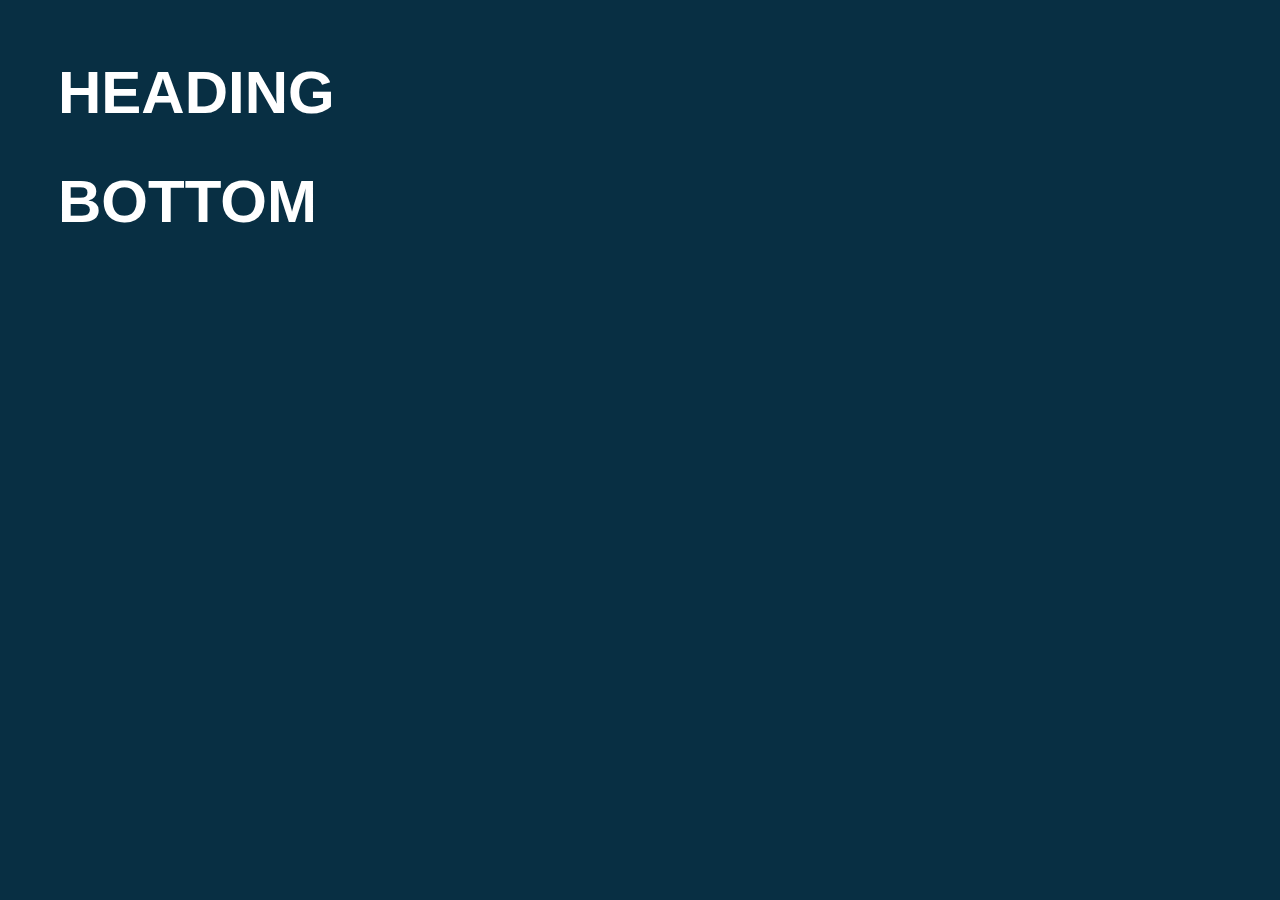
<file: index.html>
<html>

<style>
    body {
        font-family: Impact, sans-serif;
        background: #082f43;
        color: white;
        padding: 50px;
    }
    
    h1 {
        font-size: 60px;
    }
    
    h2 {
        color: #ffc621;
    }
    
    .data {
        background: #0093a0;
        border-radius: 5px;
        float: left;
        margin: 10px;
        width: 20%;
        padding: 10px;
        height: 180px;
        position: relative;
        overflow: auto;
    }
    
    .dtag {
        position: absolute;
        top: 0;
        right: 0;
        margin: 15px;
        padding: 5px 10px;
        border-radius: 10px;
        background-color: #f76b61;
        color: white;
    }
</style>

<body>

    <h1>HEADING</h1>

    <div class="results">
        <!-- data will be inserted here-->
    </div>

    <h1>BOTTOM</h1>

    <script src='https://code.jquery.com/jquery-3.4.1.min.js'></script>

    <script>
        var sheetid = '1HXHsgNzZ-XGqSUzliRYE5rLLdLVWoW6y4Q5Q7SfVVGU',
            sheetno = 1,
            dataurl = 'https://spreadsheets.google.com/feeds/list/' + sheetid + '/' + sheetno + '/public/values?alt=json-in-script&callback=?';

        $.getJSON(dataurl,
            function(json) {
                var e = json.feed.entry,
                    n = e.length;

                $(e).each(function() {
                    $('.results').append('<div class="data"><h2>' + this.gsx$score.$t + '</h2><h2>' + this.gsx$name.$t + '</h2></div>');
                });


            }
        );
    </script>

</body>

</html>
</file>
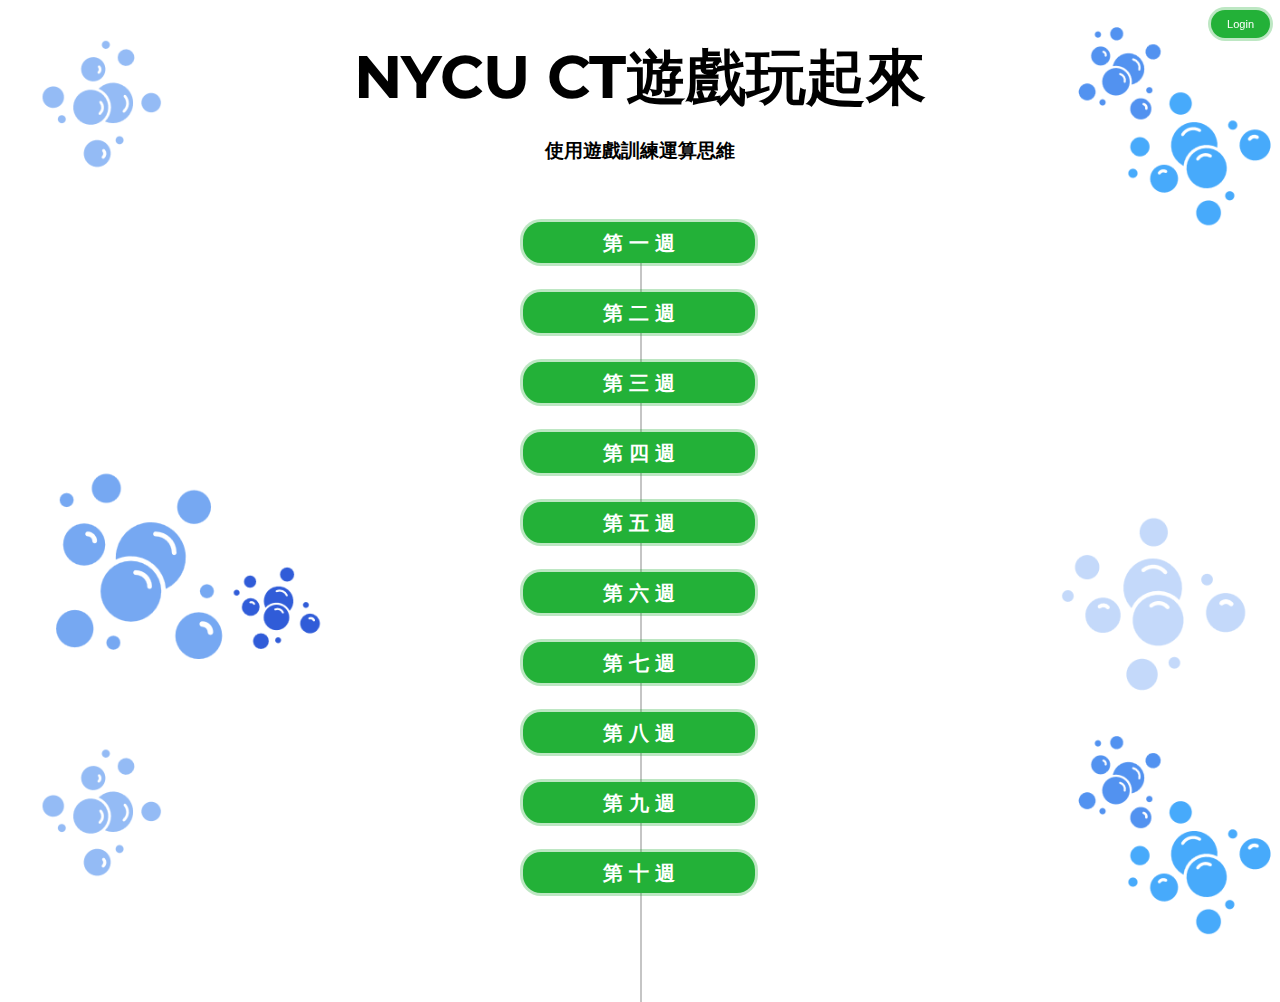
<file: LongCT.html>
<html lang="en">
<head>
	<meta charset="UTF-8" />
	<title>NYCU CT GAME</title>
	
	<script src="https://ajax.googleapis.com/ajax/libs/jquery/3.5.1/jquery.min.js"></script>
	<script src="https://ajax.googleapis.com/ajax/libs/jquery/1.11.3/jquery.min.js"></script>
	
	<script src='https://code.jquery.com/jquery-3.4.1.min.js'></script>
	<!-- Fonts -->
	<link href='https://fonts.googleapis.com/css?family=Roboto:400,300,400italic,700,900' rel='stylesheet' type='text/css'>
	<link href="https://cdnjs.cloudflare.com/ajax/libs/font-awesome/4.2.0/css/font-awesome.min.css" rel="stylesheet" type="text/css">
	<link rel="stylesheet" type="text/css" href="longCT.css" />
	<!-- <script src="timeline.js"></script>-->
	<script src="login.js"></script>
	<script src="longCT.js"></script>
	<!-- // Fonts -->
</head>
<body>
	<br><br><h1 style="text-align:center">NYCU CT遊戲玩起來</h1>
	<h3 style = "text-align:center;">使用遊戲訓練運算思維</h3>
	<!-- <div id = "Imworking" class = "Imworking"><img src = "working.jpg" width="600px"></img></div> -->
	
	<div id = "login"><button class = "loginbutton" >Login</button></div>
	<div id = "logout" style = "display: none;"><button class = "logoutbutton" >Logout</button></div>
	<div id = "loginbox" style = "display: none;" class = "loginbox">
		<button class = "X" id = "X">X</button>
		<p>帳號：</p>
		<input type="text" id="account"><br><br>
		<p>密碼：</p>
		<input type="text" id="password"><br>
		<p style = 'color: white;' id = 'worning'>帳號密碼錯誤</p>
		<button class = "loginboxbutton" id = "loginboxbutton">登入</button>
	</div>
	
	<div id = "forteacher" style = "display: none;"><button class = "forteacher" >三</button></div>
	<div id = "teacheruse" style = "display: none;" class = "teacheruse">
	
		<a href = "https://drive.google.com/file/d/1ZAaguHe8zHeEPqV96KlrDdqNLr5P8wgZ/view?usp=sharing"  target="_blank">流程</a><br>
		<a download="同意書.pdf" href = "agree.pdf">同意書</a><br>
		<a href = "https://drive.google.com/file/d/1c1gUBGaVu9nssYegj44V9lmc3gr2FJ2L/view?usp=sharing"  target="_blank">教材</a><br>
		<a href = "https://drive.google.com/file/d/1s26QS81coNbo-5-Pf0ZSjBoJcp4gnitn/view?usp=sharing"  target="_blank">Gratic說明</a><br>
		
		<a href = "https://drive.google.com/drive/folders/1eto0GW0qcE_Lc4NtCFJ28nCohiQc2DNA?usp=sharing"  target="_blank">拉密</a><br>
		
		<a href = "https://drive.google.com/file/d/1N2q3wgdAnXWFepJHT1DyyfaE1mtHuhtc/view?usp=sharing"  target="_blank">Robozzle說明</a><br>
		<a href = "https://drive.google.com/file/d/1vF6JDDwQn-KsRSEO8_X_8rA8KGrnBMH0/view?usp=sharing"  target="_blank">Robozzle競賽</a><br>
		<a href = "https://drive.google.com/file/d/10tgxz4bD36zV3Rn5qb06n-LWJ6ofMqRm/view?usp=sharing"  target="_blank">煉金術說明</a><br>
		
		<a download="煉金術學習單.pdf" href = "LAW.pdf">煉金術學習單</a><br>
		<a download="煉金術答案.pdf" href = "LAA.pdf">煉金術答案</a><br>
		
		<a href = "test.html" target="_blank">學生測驗結果</a><br>
		
	</div>
	<div class="timeline">
		<ul>
			<li id = "week1">
				<div class="content">
					<p></p>
				</div>
				<div class="centertime">
					<h4>第 一 週</h4>
				</div>
			</li>
			
			<li style = "display: none" id = "week1-1">
				<div class="content">
					<h3>課程介紹</h3>
					<p> 介紹本學期教學目標與教學方法 </p>
				</div>
				<div class="time">
					<h4>STEP 1</h4>
				</div>
			</li>
      
			<li style = "display: none" id = "week1-2">
				<div class="content">
					<h3>運算思維介紹</h3>
					<p>1. 運算思維簡介</p>
					<p>2. 運算思維能力</p>
					<p>3. 運算思維應用</p>
				<div class="time">
					<h4>STEP 2</h4>
				</div>
			</li>
      
			<li style = "display: none" id = "week1-3">
				<div class="content">
					<h3>運算思維與遊戲的關聯</h3>
					<p> 介紹本學期會使用之遊戲與活動 </p>
				</div>
				<div class="time">
					<h4>STEP 3</h4>
				</div>
			</li>
			
			<li id = "week2">
				<div class="content">
					<p></p>
				</div>
				<div class="centertime">
					<h4>第 二 週</h4>
				</div>
			</li>
      
			<li style = "display: none" id = "week2-1">
				<div class="content">
					<h3>前測</h3>
					<p style = "text-align : left; ">◆ 注意事項：</p>
					<a href = "https://docs.google.com/forms/d/e/1FAIpQLSdPbtHNiuA8_FEbnC8FT-7ELkfSVUrAjOnxc6do_N4_WOmZ4Q/viewform" target="_blank"><img src = "test2.PNG" width="150px"style = 'float: right; margin-left: 10px;' ></img></a>
					<p style = "text-align : left; ">1. 時間共45分鐘。</p>
					<p style = "text-align : left; ">2. 作答中請不要說話，自己作答。</p>
					<p style = "text-align : left; ">3. 請認真作答。</p>
				</div>
				<div class="time">
					<h4>STEP 1</h4>
				</div>
			</li>
			
			<li style = "display: none" id = "week2-2">
				<div class="content">
					<h3>前測題目解說</h3>
					<p> 解說前測題目與相似的生活實例 </p>
				</div>
				<div class="time">
					<h4>STEP 2</h4>
				</div>
			</li>
			
			<li style = "display: none" id = "week2-3">
				<div class="content">
					<h3>專題討論 1</h3>
					<p> 分組製作一個 "" 計畫，必須使用到運算思維的能力，期末進行分組報告</p>
				</div>
				<div class="time">
					<h4>STEP 2</h4>
				</div>
			</li>
			
			<li id = "week3">
				<div class="content">
					<p></p>
				</div>
				<div class="centertime">
					<h4>第 三 週</h4>
				</div>
			</li>

			<li style = "display: none" id = "week3-1">
				<div class="content">
					<h3>遊戲訓練 1 - Little Alchemy2</h3>
					<p> 使用Little Alchemy2進行拆解教學，了解分解的概念並實作 </p>
					<p> 第一堂課自由組合物品，並填寫學習單1 </p><a href = "">學習單填寫方式介紹</a>
					<p> 第二堂課分組填寫學習單2，分組競賽抽題目解分解樹 </p>
				</div>
				<div class="time">
					<h4>STEP 1</h4>
				</div>
			</li>
			
			<li id = "week4">
				<div class="content">
					<p></p>
				</div>
				<div class="centertime">
					<h4>第 四 週</h4>
				</div>
			</li>
			
			<li style = "display: none" id = "week4-1">
				<div class="content">
					<h3>遊戲訓練 2 - Rummikub</h3>
					<p> 介紹拉密玩法，介紹找出規律的概念</p>
					<p> 填寫簡單的拉密解題學習單，孰悉拉密的規則與玩法 </p><a href = "">拉密題目線上版</a>
					<p> 遊玩拉密單人模式 </p>
					<p> 分組遊玩拉密語從學進行對戰，可以互相討論 </p>
				</div>
				<div class="time">
					<h4>STEP 1</h4>
				</div>
			</li>
			

			
			<li id = "week5">
				<div class="content">
					<p></p>
				</div>
				<div class="centertime">
					<h4>第 五 週</h4>
				</div>
			</li>

			<li style = "display: none" id = "week5-1">
				<div class="content">
					<h3>Bebras 題目練習 1</h3>
					<p> 分組練習討論Bebras歷年考古題，採計分制進行解題競賽 </p>
				</div>
				<div class="time">
					<h4>STEP 1</h4>
				</div>
			</li>
			
			<li style = "display: none" id = "week5-2">
				<div class="content">
					<h3>專題討論 2</h3>
					<p> 分組製作一個 "" 計畫，必須使用到運算思維的能力，期末進行分組報告</p>
				</div>
				<div class="time">
					<h4>STEP 2</h4>
				</div>
			</li>
			
			<li style = "display: none;" id = "week5-3">
			</li>
			
			<li id = "week6">
				<div class="content">
					<p></p>
				</div>
				<div class="centertime">
					<h4>第 六 週</h4>
				</div>
			</li>

			<li style = "display: none" id = "week6-1">
				<div class="content">
					<h3>遊戲訓練 3 - Gartic.io</h3>
					<p> 透過解單繪畫學習抽象化的概念與實例 </p>
					<p> 分組遊玩Gartic.io </p>
					<p> 填寫思考邏輯學習單，介紹自己抓出的重點，與其他同學討論想法差異 </p><a href = "">學習單填寫方式介紹</a>
				</div>
				<div class="time">
					<h4>STEP 1</h4>
				</div>
			</li>
			
			<li id = "week7">
				<div class="content">
					<p></p>
				</div>
				<div class="centertime">
					<h4>第 七 週</h4>
				</div>
			</li>

			<li style = "display: none" id = "week7-1">
				<div class="content">
					<h3>遊戲訓練 4 - Robozzle</h3>
					<p> 介紹Robozzle的玩法，並學習設計流程的概念與實例</p>
					<p> 分組遊玩Robozzle </p>
					<p> 分組競賽解較困難的題目</p>
				</div>
				<div class="time">
					<h4>STEP 1</h4>
				</div>
			</li>
			
			<li id = "week8">
				<div class="content">
					<p></p>
				</div>
				<div class="centertime">
					<h4>第 八 週</h4>
				</div>
			</li>

			<li style = "display: none" id = "week8-1">
				<div class="content">
					<h3>Bebras 題目練習 2</h3>
					<p> 分組練習討論Bebras歷年考古題，採計分制進行解題競賽 </p>
				</div>
				<div class="time">
					<h4>STEP 1</h4>
				</div>
			</li>
			
			<li style = "display: none" id = "week8-2">
				<div class="content">
					<h3>專題討論 3</h3>
					<p> 分組製作一個 "" 計畫，必須使用到運算思維的能力，期末進行分組報告</p>
				</div>
				<div class="time">
					<h4>STEP 2</h4>
				</div>
			</li>
			
			<li style = "display: none;" id = "week5-3">
			</li>
			
			<li id = "week9">
				<div class="content">
					<p></p>
				</div>
				<div class="centertime">
					<h4>第 九 週</h4>
				</div>
			</li>

			<li style = "display: none" id = "week9-1">
				<div class="content">
				<div class="content">
					<h3>專題報告</h3>
					<p> 報告各組別的專題，介紹使用到的能力</p>
				</div>
				</div>
				<div class="time">
					<h4>STEP 1</h4>
				</div>
			</li>
			
			
			<li id = "week10">
				<div class="content">
					<p></p>
				</div>
				<div class="centertime">
					<h4>第 十 週</h4>
				</div>
			</li>

			<li style = "display: none" id = "week10-1">
				<div class="content">
					<h3>後測</h3>
					<p style = "text-align : left; ">◆ 注意事項：</p>
					<a href = "https://docs.google.com/forms/d/e/1FAIpQLSdPbtHNiuA8_FEbnC8FT-7ELkfSVUrAjOnxc6do_N4_WOmZ4Q/viewform" target="_blank"><img src = "test2.PNG" width="150px"style = 'float: right; margin-left: 10px;' ></img></a>
					<p style = "text-align : left; ">1. 時間共45分鐘。</p>
					<p style = "text-align : left; ">2. 作答中請不要說話，自己作答。</p>
					<p style = "text-align : left; ">3. 請認真作答。</p>
				</div>
				<div class="time">
					<h4>STEP 1</h4>
				</div>
			</li>
			
			<li style = "display: none" id = "week10-2">
				<div class="content">
					<h3>後測題目解說</h3>
					<p> 解說後測題目與相似的生活實例 </p>
				</div>
				<div class="time">
					<h4>STEP 2</h4>
				</div>
			</li>
			
			<li style = "display: none" id = "week10-3">
				<div class="content">
					<h3>學期總結</h3>
					<p> 總結一整學期所學之活動與遊戲 </p>
				</div>
				<div class="time">
					<h4>STEP 2</h4>
				</div>
			</li>
			
      <div style="clear:both;"></div>
    </ul>
  </div>
</body>
</html>
</file>
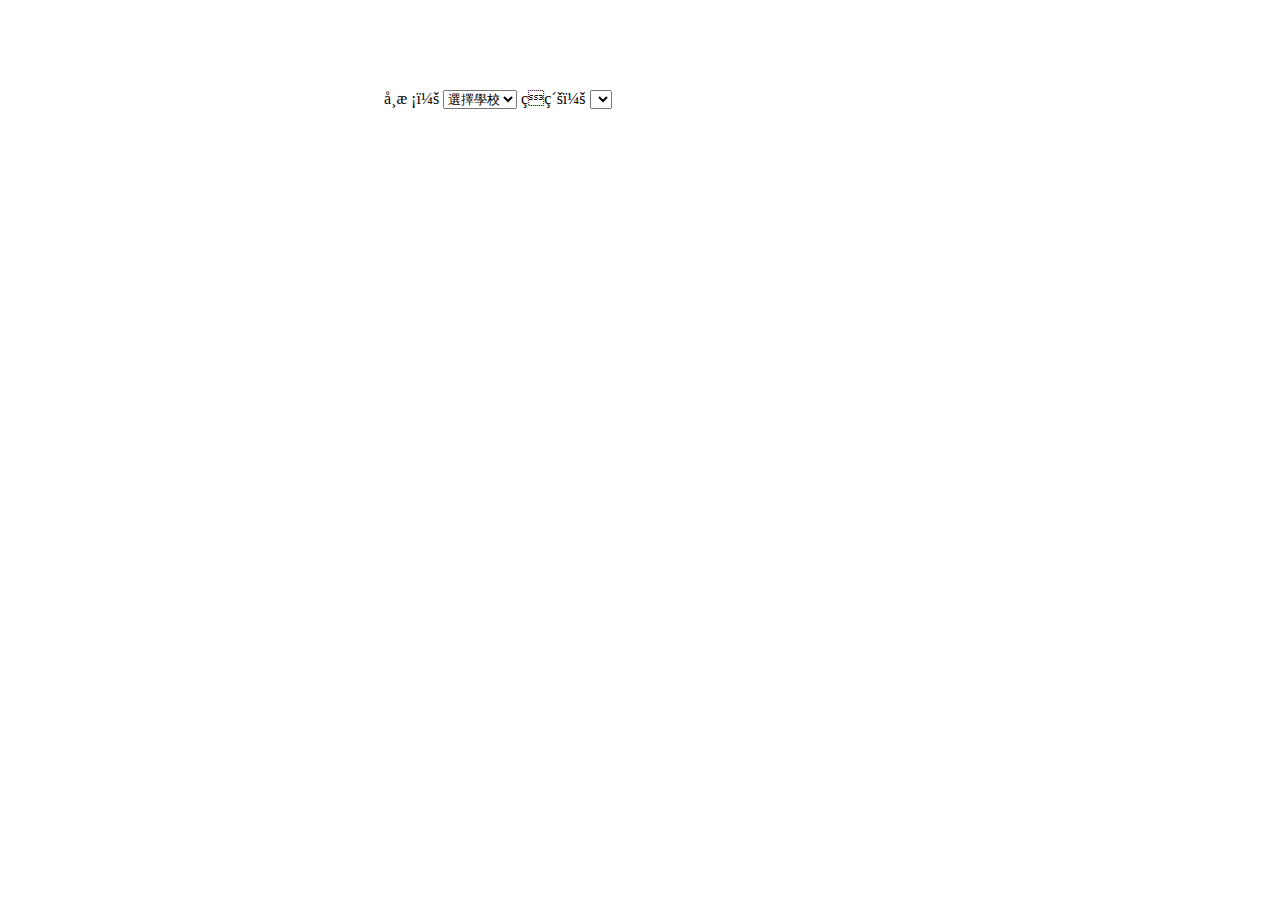
<file: test.html>
<html>

<style>
</style>
<script src="https://ajax.googleapis.com/ajax/libs/jquery/3.5.1/jquery.min.js"></script>
<script src='https://code.jquery.com/jquery-3.4.1.min.js'></script>
<script src="js_loacl.js"></script>
<script src="https://d3js.org/d3.v3.min.js" charset="utf-8"></script>

<link rel="stylesheet" type="text/css" href="css.css" />

<body>
	<!-- <div id = "Imworking" class = "Imworking"><img src = "working.jpg" width="600px"></img></div> -->
	<div class = "in">
	<form name="myForm">
	學校：
	<select id = "FirstSelect" onChange="FirstChange(this.value);">
	</select>

	班級：
	<select id = "SecondSelect" onChange="SecondChange(this.value);">
	</select>
	</form>
	
	
	<div class="results" id="results">
        <!-- data will be inserted here-->
    </div>
	
	<br><br><br><br><br>
	
	<div class="graph" id="graph">
        <!-- data will be inserted here-->
    </div>
<!-- <div id = "Imworking" class = "Imworking"><img src = "working.jpg" width="600px"></img></div> -->
</body>

</html>
</file>
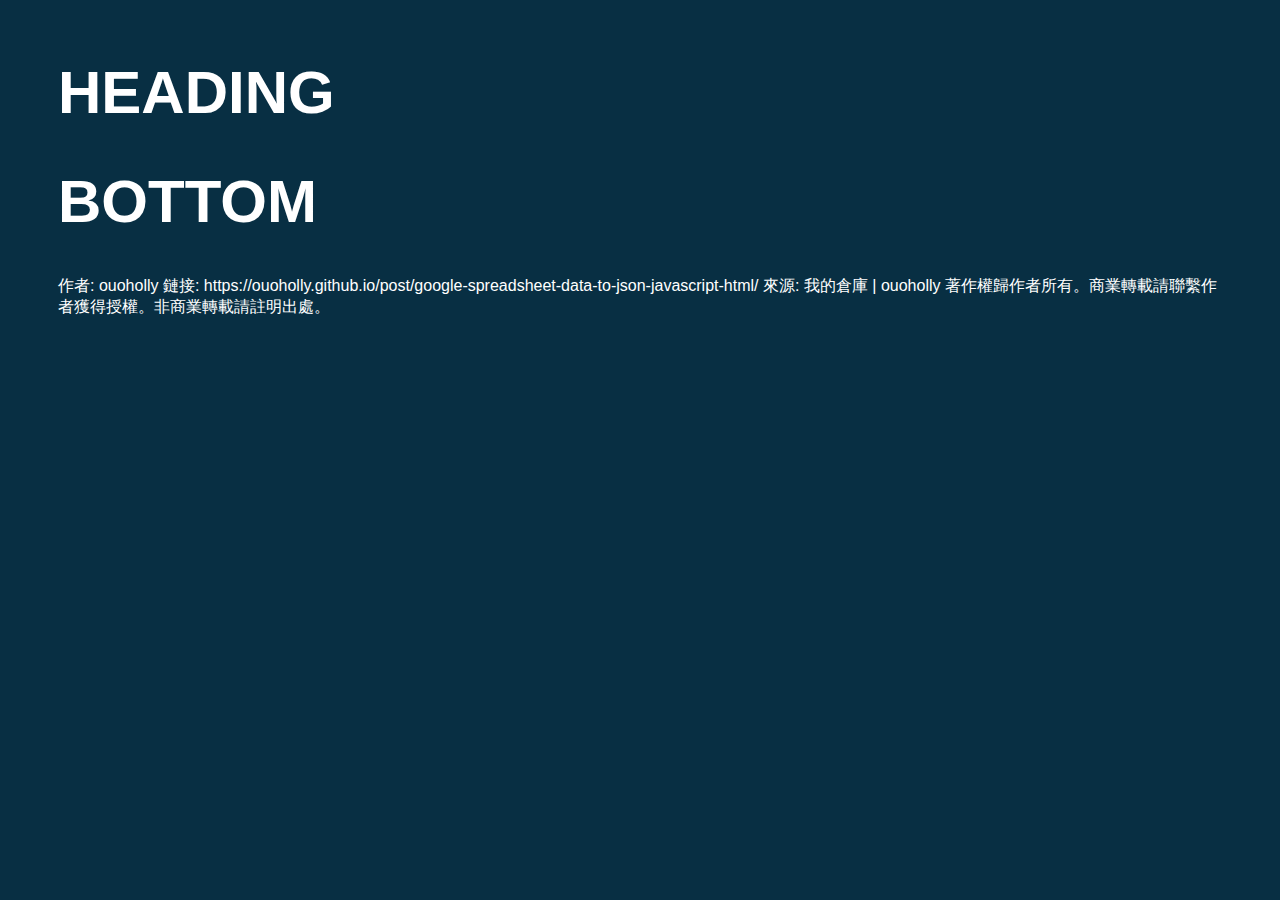
<file: test2.html>
<html>

<style>
    body {
        font-family: Impact, sans-serif;
        background: #082f43;
        color: white;
        padding: 50px;
    }
    
    h1 {
        font-size: 60px;
    }
    
    h2 {
        color: #ffc621;
    }
    
    .data {
        background: #0093a0;
        border-radius: 5px;
        float: left;
        margin: 10px;
        width: 20%;
        padding: 10px;
        height: 180px;
        position: relative;
        overflow: auto;
    }
    
    .dtag {
        position: absolute;
        top: 0;
        right: 0;
        margin: 15px;
        padding: 5px 10px;
        border-radius: 10px;
        background-color: #f76b61;
        color: white;
    }
</style>

<body>

    <h1>HEADING</h1>

    <div class="results">
        <!-- data will be inserted here-->
    </div>

    <h1>BOTTOM</h1>

    <script src='https://code.jquery.com/jquery-3.4.1.min.js'></script>

    <script>
        $(function() {
            $.get('https://spreadsheets.google.com/feeds/list/1Uk6r9Gppr3qpb2irftKrms8q8Cr87S4nCcK67cbPjAM/1/public/values?alt=json', function(data) {
                var d = data.feed.entry;
                var items = [];
                for (var i in d) {
                    var item = {};
                    item.title = d[i].gsx$title.$t;
                    item.desc = d[i].gsx$desc.$t;
                    item.tag = d[i].gsx$tag.$t;
                    items.push(item);
                }
                console.table(items);
                for (var i in items) {
                    var Card = `

                <div class="data">
                    <h2>${items[i].title}</h2>
                    <p>${items[i].desc}</p>
                    <span class="dtag">${items[i].tag}</span>
                </div>

            `;
                    $('.results').append(Card);
                }
            });
        });
    </script>

</body>

</html>


作者: ouoholly
鏈接: https://ouoholly.github.io/post/google-spreadsheet-data-to-json-javascript-html/
來源: 我的倉庫 | ouoholly
著作權歸作者所有。商業轉載請聯繫作者獲得授權。非商業轉載請註明出處。
</file>
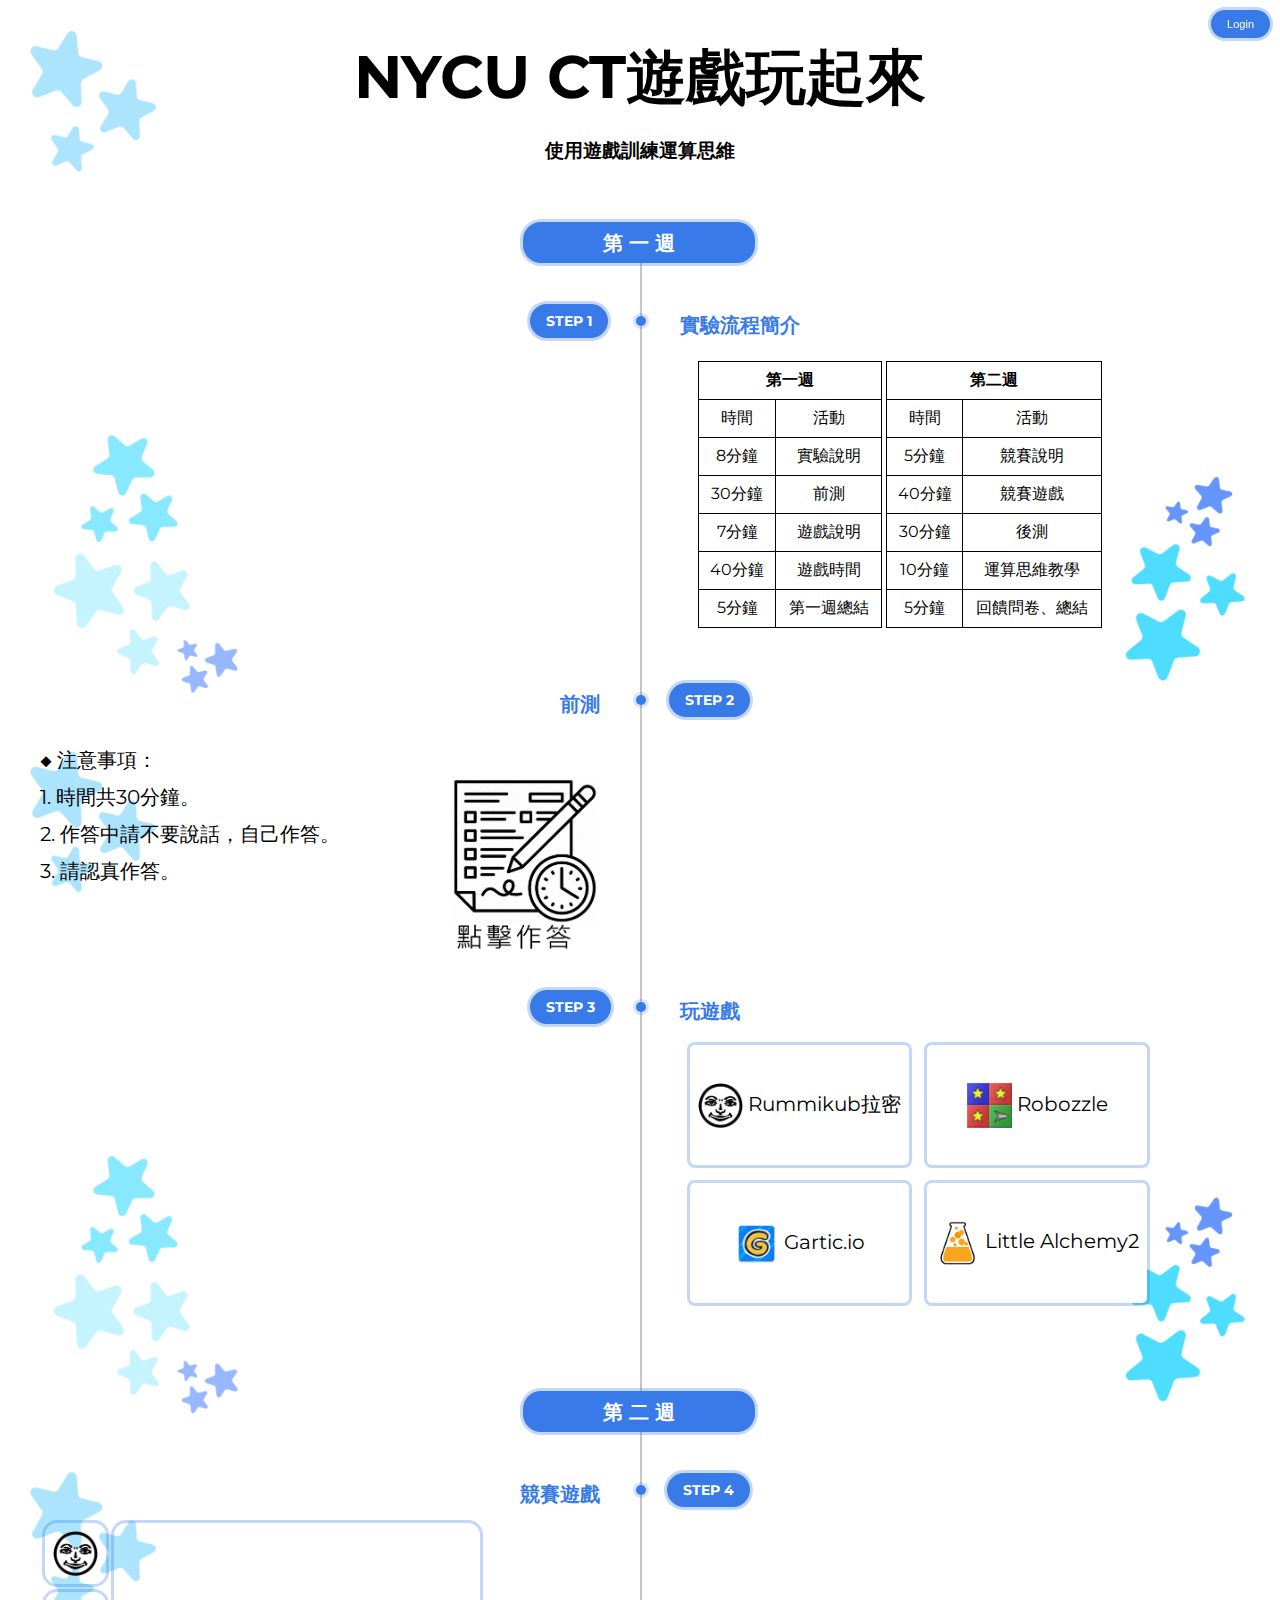
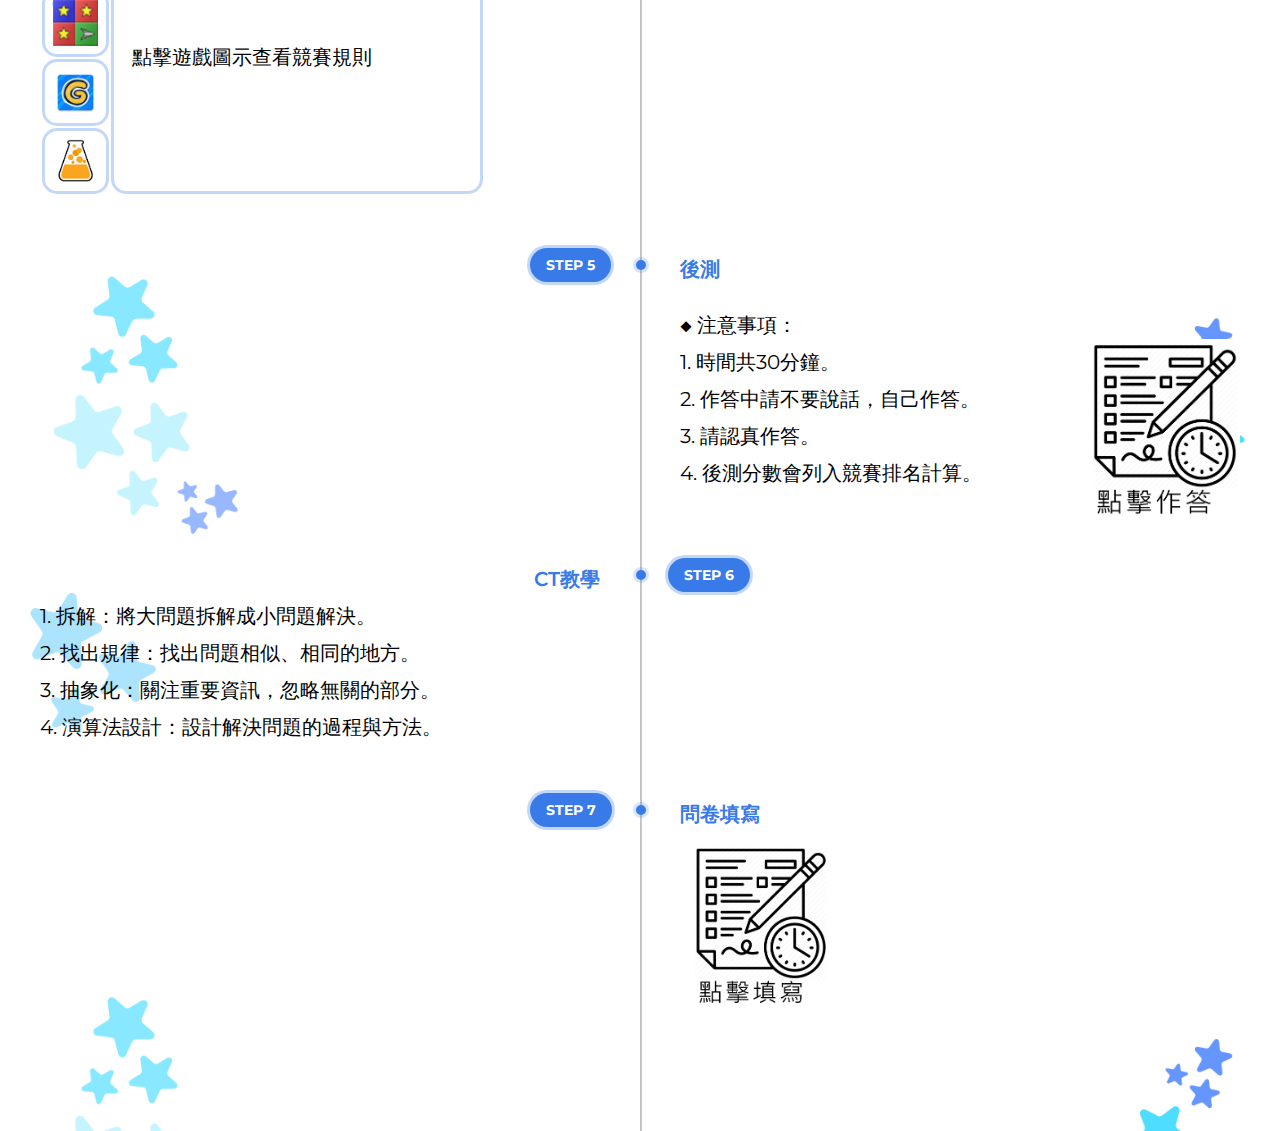
<file: timeline.html>
<html lang="en">
<head>
	<meta charset="UTF-8" />
	<title>NYCU CT GAMES</title>
	
	<script src="https://ajax.googleapis.com/ajax/libs/jquery/3.5.1/jquery.min.js"></script>
	<script src="https://ajax.googleapis.com/ajax/libs/jquery/1.11.3/jquery.min.js"></script>
	
	<script src='https://code.jquery.com/jquery-3.4.1.min.js'></script>
	<!-- Fonts -->
	<link href='https://fonts.googleapis.com/css?family=Roboto:400,300,400italic,700,900' rel='stylesheet' type='text/css'>
	<link href="https://cdnjs.cloudflare.com/ajax/libs/font-awesome/4.2.0/css/font-awesome.min.css" rel="stylesheet" type="text/css">
	<link rel="stylesheet" type="text/css" href="timeline.css" />
	<script src="timeline.js"></script>
	<script src="login.js"></script>
	<!-- // Fonts -->
</head>
<body>
	<br><br><h1 style="text-align:center">NYCU CT遊戲玩起來</h1>
	<h3 style = "text-align:center;">使用遊戲訓練運算思維</h3>
	<div id = "login"><button class = "loginbutton" >Login</button></div>
	<div id = "logout" style = "display: none;"><button class = "logoutbutton" >Logout</button></div>
	<div id = "loginbox" style = "display: none;" class = "loginbox">
		<button class = "X" id = "X">X</button>
		<p>帳號：</p>
		<input type="text" id="account"><br><br>
		<p>密碼：</p>
		<input type="text" id="password"><br>
		<p style = 'color: white;' id = 'worning'>帳號密碼錯誤</p>
		<button class = "loginboxbutton" id = "loginboxbutton">登入</button>
	</div>
	
	<div id = "forteacher" style = "display: none;"><button class = "forteacher" >三</button></div>
	<div id = "teacheruse" style = "display: none;" class = "teacheruse">
	
		<a href = "https://drive.google.com/file/d/1ZAaguHe8zHeEPqV96KlrDdqNLr5P8wgZ/view?usp=sharing"  target="_blank">流程</a><br>
		<a download="同意書.pdf" href = "agree.pdf">同意書</a><br>
		<a href = "https://drive.google.com/file/d/1c1gUBGaVu9nssYegj44V9lmc3gr2FJ2L/view?usp=sharing"  target="_blank">教材</a><br>
		<a href = "https://drive.google.com/file/d/1s26QS81coNbo-5-Pf0ZSjBoJcp4gnitn/view?usp=sharing"  target="_blank">Gratic說明</a><br>
		
		<a href = "https://drive.google.com/drive/folders/1eto0GW0qcE_Lc4NtCFJ28nCohiQc2DNA?usp=sharing"  target="_blank">拉密</a><br>
		
		<a href = "https://drive.google.com/file/d/1N2q3wgdAnXWFepJHT1DyyfaE1mtHuhtc/view?usp=sharing"  target="_blank">Robozzle說明</a><br>
		<a href = "https://drive.google.com/file/d/1vF6JDDwQn-KsRSEO8_X_8rA8KGrnBMH0/view?usp=sharing"  target="_blank">Robozzle競賽</a><br>
		<a href = "https://drive.google.com/file/d/10tgxz4bD36zV3Rn5qb06n-LWJ6ofMqRm/view?usp=sharing"  target="_blank">煉金術說明</a><br>
		
		<a download="煉金術學習單.pdf" href = "LAW.pdf">煉金術學習單</a><br>
		<a download="煉金術答案.pdf" href = "LAA.pdf">煉金術答案</a><br>
		<a href = "test.html" target="_blank">學生測驗結果</a><br>
		<a href = "LongCT.html" target="_blank">18週教案版本參考</a><br>
	</div>
	<div class="timeline">
		<ul>
			<li>
				<div class="content">
					<p></p>
				</div>
				<div class="centertime">
					<h4>第 一 週</h4>
				</div>
			</li>
			
			<li>
				<div class="content">
					<h3>實驗流程簡介</h3><br>
					
					<!-- <img src = "Time.png" style = "width: 850px"></img> -->
					<table>
						<tr>
							<th>
							<table class = "tableinside">
								<tr>
									<th colspan="2">第一週</th>
								</tr>
								<tr><td>時間</td><td>活動</td></tr>
								<tr><td> 8分鐘</td><td>實驗說明</td></tr>
								<tr><td>30分鐘</td><td>前測</td></tr>
								<tr><td> 7分鐘</td><td>遊戲說明</td></tr>
								<tr><td>40分鐘</td><td>遊戲時間</td></tr>
								<tr ><td> 5分鐘</td><td>第一週總結</td></tr>
							</table>
							</th>
							<th>
							<table class = "tableinside">
								<tr>
									<th colspan="2">第二週</th>
								</tr>
								<tr><td>時間</td><td>活動</td></tr>
								<tr><td> 5分鐘</td><td>競賽說明</td></tr>
								<tr><td>40分鐘</td><td>競賽遊戲</td></tr>
								<tr><td>30分鐘</td><td>後測</td></tr>
								<tr><td>10分鐘</td><td>運算思維教學</td></tr>
								<tr><td> 5分鐘</td><td>回饋問卷、總結</td></tr>
							</table>
							</th>
						</tr>
					</table>
				</div>
				<div class="time">
					<h4>STEP 1</h4>
				</div>
			</li>
      
			<li>
				<div class="content">
					<h3>前測</h3><br>
					<p>  </p>
						<p style = "text-align : left; font-size:20px;">◆ 注意事項：</p>
						<a href = "https://forms.gle/LqaMt9St963zvVpf6" target="_blank"><img src = "test2.PNG" width="150px"style = 'float: right; margin-left: 10px;' ></img></a>
						<p style = "text-align : left; font-size:20px;">1. 時間共30分鐘。</p>
						<p style = "text-align : left; font-size:20px;">2. 作答中請不要說話，自己作答。</p>
						<p style = "text-align : left; font-size:20px;">3. 請認真作答。</p>
				</div>
				<div class="time">
					<h4>STEP 2</h4>
				</div><br>
			</li>
      
			<li>
				<div class="content">
					<h3>玩遊戲</h3>
					<p>  </p>
					<table class = "GameTable">
						<tr>
							<td><a href = "https://rummikub-apps.com/" target="_blank"><button class = "GameButton" ><img src = "Rummi.png" width = "45px" style="vertical-align:middle;">  Rummikub拉密</button></a></td>
							<td><a href = "http://robozzle.com/" target="_blank"><button class = "GameButton"><img src = "Robo.png" width = "45px" style="vertical-align:middle;">  Robozzle</button></a></td>
						</tr>
						<tr>
							<td><a href = "https://gartic.io/" target="_blank"><button class = "GameButton"><img src = "Gartic.png" width = "45px" style="vertical-align:middle;">  Gartic.io</button></a></td>
							<td><a href = "https://littlealchemy2.com/" target="_blank"><button class = "GameButton"><img src = "Little.png" width = "45px" style="vertical-align:middle;">  Little Alchemy2</button></a></td>
						</tr>
					</table>
				</div>
				<div class="time">
					<h4>STEP 3</h4>
				</div><br><br>
			</li>
			
			<li>
				<div class="content">
					<p></p>
				</div>
				<div class="centertime">
					<h4>第 二 週</h4>
				</div>
			</li>
			
			<li style = "display: none;">
			</li>     
			
			<li>
				<div class="content">
					<h3>競賽遊戲</h3>
					<p> </p>
					<table class = "compition">
						<tr><td><img src = "Rummi.png" width = "45px" style="vertical-align:middle;" id = "Rumm"></td><td rowspan = "4" width = "350px"><div id = "compidis"><p style = 'text-align: left; margin: 10px ; font-size:20px;' id = 'comadd'>點擊遊戲圖示查看競賽規則</p></div></td></tr>
						<tr><td><img src = "Robo.png" width = "45px" style="vertical-align:middle;" id = "Robo"></td></tr>
						<tr><td><img src = "Gartic.png" width = "45px" style="vertical-align:middle;" id = "Gartic"></td></tr>
						<tr><td><img src = "Little.png" width = "45px" style="vertical-align:middle;" id = "Little"></td></tr>
					</table>
				</div>
				<div class="time">
					<h4>STEP 4</h4>
				</div>
			</li>
			
			<li>
				<div class="content">
					<h3>後測</h3><br>
					<p>  </p>
					<p style = "text-align : left; font-size:20px;">◆ 注意事項：</p>
					<a href = "https://forms.gle/kfH7Yk8pYvAxrScB6" target="_blank"><img src = "test2.PNG" width="150px" style = 'float: right; margin-left: 10px;' ></img></a>
					<p style = "text-align : left; font-size:20px;">1. 時間共30分鐘。</p>
					<p style = "text-align : left; font-size:20px;">2. 作答中請不要說話，自己作答。</p>
					<p style = "text-align : left; font-size:20px;">3. 請認真作答。</p>
					<p style = "text-align : left; font-size:20px;">4. 後測分數會列入競賽排名計算。</p>
				</div>
				<div class="time">
					<h4>STEP 5</h4>
				</div><br>
			</li>
      
			<li>
				<div class="content">
					<h3>CT教學</h3>
					<p style = "text-align : left; font-size:20px;">1. 拆解：將大問題拆解成小問題解決。</p>
					<p style = "text-align : left; font-size:20px;">2. 找出規律：找出問題相似、相同的地方。</p>
					<p style = "text-align : left; font-size:20px;">3. 抽象化：關注重要資訊，忽略無關的部分。</p>
					<p style = "text-align : left; font-size:20px;">4. 演算法設計：設計解決問題的過程與方法。</p>
				</div>
				<div class="time">
					<h4>STEP 6</h4>
				</div>
			</li>

			<li>
				<div class="content">
					<h3>問卷填寫</h3>
					<p> </p>
					<a href = "https://forms.gle/5cu7VAhedNZ8Thrw9" target="_blank"><img src = "test3.PNG" width="150px" style = 'align: center' ></img></a>
				</div>
				<div class="time">
					<h4>STEP 7</h4>
				</div>
			</li>
			
      <div style="clear:both;"></div>
    </ul>
  </div>
</body>
</html>
</file>
<file: longCT.css>
@import url('https://fonts.googleapis.com/css?family=Montserrat:400,500,600');
body{
  padding:0;
  margin:0;
  font-family: 'Montserrat', sans-serif;
  	background-image:url('background2.PNG'); 
    background-position: fixed;
    background-size: 100%;
    background-repeat: repeat;
}
h1{
  font-size:60px;
  text-align:center;
  margin:0;
}
.Imworking{
	position: fixed;
	z-index: 120;
	top:50%;
	left: 50%;
	transform: translate(-50%, -50%);
	opacity: 0.95;
}
.X{
	position: fixed;
	z-index: 110;
	top : 10px;
	right: 10px;
	margin:0;
	padding:8px 16px;
	background:rgba(35,177,56,1);
	color:#fff;
	border-radius:60px;
	box-shadow:0 0 0 3px rgba(35,177,56,0.3);
	font-size:7px;
	border: none;
}

.loginbutton{
	position: fixed;
	z-index: 100;
	top : 10px;
	right: 10px;
	margin:0;
	padding:8px 16px;
	background:rgba(35,177,56,1);
	color:#fff;
	border-radius:18px;
	box-shadow:0 0 0 3px rgba(35,177,56,0.3);
	font-size:11px;
	border: none;
}
.logoutbutton{
	position: fixed;
	z-index: 100;
	top : 10px;
	right: 10px;
	margin:0;
	padding:8px 16px;
	background:rgba(35,177,56,1);
	color:#fff;
	border-radius:18px;
	box-shadow:0 0 0 3px rgba(35,177,56,0.3);
	font-size:11px;
	border: none;
}

.loginbox{
	position: fixed;
	z-index: 101;
	top:50%;
	left: 50%;
	width : 300px;
	height : 270px;
	transform: translate(-50%, -50%);
	text-align:center;
	margin:0;
	padding:8px 16px;
	background:rgba(255,255,255,1);
	border-color:rgba(35,177,56,1);
	border-radius:18px;
	box-shadow:0 0 0 3px rgba(35,177,56,0.3);
}
.loginboxbutton{
	margin:0;
	padding:8px 16px;
	bottom: 10px;
	background:rgba(35,177,56,1);
	color:#fff;
	border-radius:18px;
	box-shadow:0 0 0 3px rgba(35,177,56,0.3);
	font-size:11px;
	border: none;
}

.forteacher{
	position: fixed;
	z-index: 100;
	bottom : 50px;
	left : 50px;
	margin:0;
	padding:8px 16px;
	background:rgba(35,177,56,1);
	color:#fff;
	border-radius:60px;
	box-shadow:0 0 0 3px rgba(35,177,56,0.3);
	font-size:11px;
	border: none;
}

.teacheruse{
	position: fixed;
	z-index: 102;
	bottom : 100px;
	left : 50px;
	width : 150px;
	height : 300px;
	text-align:center;
	margin:0;
	padding:8px 16px;
	background:rgba(255,255,255,1);
	border-color:rgba(35,177,56,1);
	border-radius:18px;
	box-shadow:0 0 0 3px rgba(35,177,56,0.3);
}
.timeline{
  position:relative;
  margin:0px auto;
  padding:40px 0;
  width:1000px;
  box-sizing:border-box;
}
.timeline:before{
  content:'';
  position:absolute;
  left:50%;
  width:2px;
  height:100%;
  background:#c5c5c5;
}
.timeline ul{
  padding:0;
  margin:0;
}
.timeline ul li{
  list-style:none;
  position:relative;
  width:50%;
  padding:20px 40px;
  box-sizing:border-box;
}
.timeline ul li:nth-child(odd){
  float:left;
  text-align:right;
  clear:both;
}
.timeline ul li:nth-child(even){
  float:right;
  text-align:left;
  clear:both;
}
.content{
  padding-bottom:20px;
}
.timeline ul li:nth-child(odd):before
{
  content:'';
  position:absolute;
  width:10px;
  height:10px;
  top:24px;
  right:-6px;
  background:rgba(35,177,56,1);
  border-radius:50%;
  box-shadow:0 0 0 3px rgba(35,177,56,0.2);
}
.timeline ul li:nth-child(even):before
{
  content:'';
  position:absolute;
  width:10px;
  height:10px;
  top:24px;
  left:-4px;
  background:rgba(35,177,56,1);
  border-radius:50%;
  box-shadow:0 0 0 3px rgba(35,177,56,0.2);
}
.timeline ul li h3{
  padding:0;
  margin:0;
  color:rgba(35,177,56,1);
  font-weight:600;
}
.timeline ul li p{
  margin:10px 0 0;
  padding:0;
}

.timeline ul li .centertime
{
  width:200px;
  height: 25px;
  position:absolute;
  top:0px;
  right:-115px;
  margin:0;
  padding:8px 16px;
  background:rgba(35,177,56,1);
  color:#fff;
  border-radius:18px;
  box-shadow:0 0 0 3px rgba(35,177,56,0.3);
}

.timeline ul li .centertime h4
{
  margin:0;
  padding:0;
  font-size:20px;
  text-align:center;
}
.timeline ul li .time h4{
  margin:0;
  padding:0;
  font-size:14px;
}
.timeline ul li:nth-child(odd) .time
{
  position:absolute;
  top:12px;
  right:-110px;
  margin:0;
  padding:8px 16px;
  background:rgba(35,177,56,1);
  color:#fff;
  border-radius:18px;
  box-shadow:0 0 0 3px rgba(35,177,56,0.3);
}
.timeline ul li:nth-child(even) .time
{
  position:absolute;
  top:12px;
  left:-110px;
  margin:0;
  padding:8px 16px;
  background:rgba(35,177,56,1);
  color:#fff;
  border-radius:18px;
  box-shadow:0 0 0 3px rgba(35,177,56,0.3);
}
@media(max-width:1000px)
{
  .timeline{
    width:100%;
  }
}
@media(max-width:767px){
  .timeline{
    width:100%;
    padding-bottom:0;
  }
  h1{
    font-size:40px;
    text-align:center;
  }
  .timeline:before{
    left:20px;
    height:100%;
  }
  .timeline ul li:nth-child(odd),
  .timeline ul li:nth-child(even)
  {
    width:100%;
    text-align:left;
    padding-left:50px;
    padding-bottom:50px;
  }
  .timeline ul li:nth-child(odd):before,
  .timeline ul li:nth-child(even):before
  {
    top:-18px;
    left:16px;
  }
  
  .timeline ul li .centertime,
  .timeline ul li:nth-child(odd) .time,
  .timeline ul li:nth-child(even) .time{
    top:-30px;
    left:50px;
    right:inherit;
  }
}
</file>
<file: css.css>
table, th, td {
  border: 1px solid black;
  border-collapse: collapse;
}
th, td {
  padding: 5px;
  text-align: center;    
}

.in{
  position: absolute;
  top: 10%;
  left: 30%;
}

.Imworking{
	position: fixed;
	z-index: 120;
	top:50%;
	left: 50%;
	transform: translate(-50%, -50%);
	opacity: 0.95;
}
</file>
<file: timeline.css>
@import url('https://fonts.googleapis.com/css?family=Montserrat:400,500,600');
body{
	padding:0;
	margin:0;
	font-family: 'Montserrat', sans-serif;
	background-image:url('background.PNG'); 
    background-position: fixed;
    background-size: 100%;
    background-repeat: repeat;
}
h1{
  font-size:60px;
  text-align:center;
  margin:0;
}
.GameTable td {
	border: none;
}

.compition td{
	border-radius:15px;
	border: 3px solid rgba(56,122,231,0.3);
}

.tableinside {
  width: 300px;
  border: 1px solid black;
  border-collapse: collapse;
  margin-left: 15px;
}
.tableinside th, td {
  border-collapse: collapse;
  border: 1px solid black;
  padding: 8px;
  text-align: center; 
}

.X{
	position: fixed;
	z-index: 110;
	top : 10px;
	right: 10px;
	margin:0;
	padding:8px 16px;
	background:rgba(56,122,231,1);
	color:#fff;
	border-radius:60px;
	box-shadow:0 0 0 3px rgba(56,122,231,0.3);
	font-size:7px;
	border: none;
}

.loginbutton{
	position: fixed;
	z-index: 100;
	top : 10px;
	right: 10px;
	margin:0;
	padding:8px 16px;
	background:rgba(56,122,231,1);
	color:#fff;
	border-radius:18px;
	box-shadow:0 0 0 3px rgba(56,122,231,0.3);
	font-size:11px;
	border: none;
}
.logoutbutton{
	position: fixed;
	z-index: 100;
	top : 10px;
	right: 10px;
	margin:0;
	padding:8px 16px;
	background:rgba(56,122,231,1);
	color:#fff;
	border-radius:18px;
	box-shadow:0 0 0 3px rgba(56,122,231,0.3);
	font-size:11px;
	border: none;
}

.loginbox{
	position: fixed;
	z-index: 101;
	top:50%;
	left: 50%;
	width : 300px;
	height : 270px;
	transform: translate(-50%, -50%);
	text-align:center;
	margin:0;
	padding:8px 16px;
	background:rgba(255,255,255,1);
	border-color:rgba(56,122,231,1);
	border-radius:18px;
	box-shadow:0 0 0 3px rgba(56,122,231,0.3);
}
.loginboxbutton{
	margin:0;
	padding:8px 16px;
	bottom: 10px;
	background:rgba(56,122,231,1);
	color:#fff;
	border-radius:18px;
	box-shadow:0 0 0 3px rgba(56,122,231,0.3);
	font-size:11px;
	border: none;
}

.forteacher{
	position: fixed;
	z-index: 100;
	bottom : 50px;
	left : 50px;
	margin:0;
	padding:8px 16px;
	background:rgba(56,122,231,1);
	color:#fff;
	border-radius:60px;
	box-shadow:0 0 0 3px rgba(56,122,231,0.3);
	font-size:11px;
	border: none;
}

.teacheruse{
	position: fixed;
	z-index: 102;
	bottom : 100px;
	left : 50px;
	width : 150px;
	height : 300px;
	text-align:center;
	margin:0;
	padding:8px 16px;
	background:rgba(255,255,255,1);
	border-color:rgba(56,122,231,1);
	border-radius:18px;
	box-shadow:0 0 0 3px rgba(56,122,231,0.3);
}

.GameButton{
	border: none;
	text-align:center;
	margin:0;
	width : 300px;
	height : 120px;
	padding:8px 8px;
	background:rgba(255,255,255,1);
	border-color:rgba(56,122,231,1);
	border-radius:5px;
	box-shadow:0 0 0 3px rgba(56,122,231,0.3);
	font-size: 25px;
	font-family: 'Montserrat', sans-serif;
}

.GameButton:hover,
.GameButton:focus {
  box-shadow: 0 0 0 3px rgba(56,122,231,0.8);
  transform: translateY(-0.20em);
}

.timeline{
  position:relative;
  margin:0px auto;
  padding:40px 0;
  width:1000px;
  box-sizing:border-box;
}
.timeline:before{
  content:'';
  position:absolute;
  left:50%;
  width:2px;
  height:100%;
  background:#c5c5c5;
}
.timeline ul{
  padding:0;
  margin:0;
}
.timeline ul li{
  list-style:none;
  position:relative;
  width:50%;
  padding:20px 40px;
  box-sizing:border-box;
}
.timeline ul li:nth-child(odd){
  float:left;
  text-align:right;
  clear:both;
}
.timeline ul li:nth-child(even){
  float:right;
  text-align:left;
  clear:both;
}
.content{
  padding-bottom:20px;
}
.timeline ul li:nth-child(odd):before
{
  content:'';
  position:absolute;
  width:10px;
  height:10px;
  top:24px;
  right:-6px;
  background:rgba(56,122,231,1);
  border-radius:50%;
  box-shadow:0 0 0 3px rgba(56,122,231,0.2);
}
.timeline ul li:nth-child(even):before
{
  content:'';
  position:absolute;
  width:10px;
  height:10px;
  top:24px;
  left:-4px;
  background:rgba(56,122,231,1);
  border-radius:50%;
  box-shadow:0 0 0 3px rgba(56,122,231,0.2);
}
.timeline ul li h3{
  padding:0;
  margin:0;
  color:rgba(56,122,231,1);
  font-weight:600;
  font-size: 20px;
}
.timeline ul li p{
  margin:10px 0 0;
  padding:0;
}

.timeline ul li .centertime
{
  width:200px;
  height: 25px;
  position:absolute;
  top:0px;
  right:-115px;
  margin:0;
  padding:8px 16px;
  background:rgba(56,122,231,1);
  color:#fff;
  border-radius:18px;
  box-shadow:0 0 0 3px rgba(56,122,231,0.3);
}

.timeline ul li .centertime h4
{
  margin:0;
  padding:0;
  font-size:20px;
  text-align:center;
}
.timeline ul li .time h4{
  margin:0;
  padding:0;
  font-size:14px;
}
.timeline ul li:nth-child(odd) .time
{
  position:absolute;
  top:12px;
  right:-110px;
  margin:0;
  padding:8px 16px;
  background:rgba(56,122,231,1);
  color:#fff;
  border-radius:18px;
  box-shadow:0 0 0 3px rgba(56,122,231,0.3);
}
.timeline ul li:nth-child(even) .time
{
  position:absolute;
  top:12px;
  left:-110px;
  margin:0;
  padding:8px 16px;
  background:rgba(56,122,231,1);
  color:#fff;
  border-radius:18px;
  box-shadow:0 0 0 3px rgba(56,122,231,0.3);
}
@media(max-width:1500px)
{
  .timeline{
    width:100%;
  }
  .tableinside {
	width:100%;
	border: 1px solid black;
	border-collapse: collapse;
	margin-left: 15px;
  }
    .GameButton{
	  width:100%;
	  font-size: 20px;
  }
}
@media(max-width:767px){
  .timeline{
    width:100%;
    padding-bottom:0;
  }
  .GameButton{
	  width:100%;
	  font-size: 15px;
  }
  .tableinside {
	width:100%;
	border: 1px solid black;
	border-collapse: collapse;
	margin-left: 15px;
  }
  h1{
    font-size:40px;
    text-align:center;
  }
  .timeline:before{
    left:20px;
    height:100%;
  }
  .timeline ul li:nth-child(odd),
  .timeline ul li:nth-child(even)
  {
    width:100%;
    text-align:left;
    padding-left:50px;
    padding-bottom:50px;
  }
  .timeline ul li:nth-child(odd):before,
  .timeline ul li:nth-child(even):before
  {
    top:-18px;
    left:16px;
  }
  
  .timeline ul li .centertime,
  .timeline ul li:nth-child(odd) .time,
  .timeline ul li:nth-child(even) .time{
    top:-30px;
    left:50px;
    right:inherit;
  }
}
</file>
